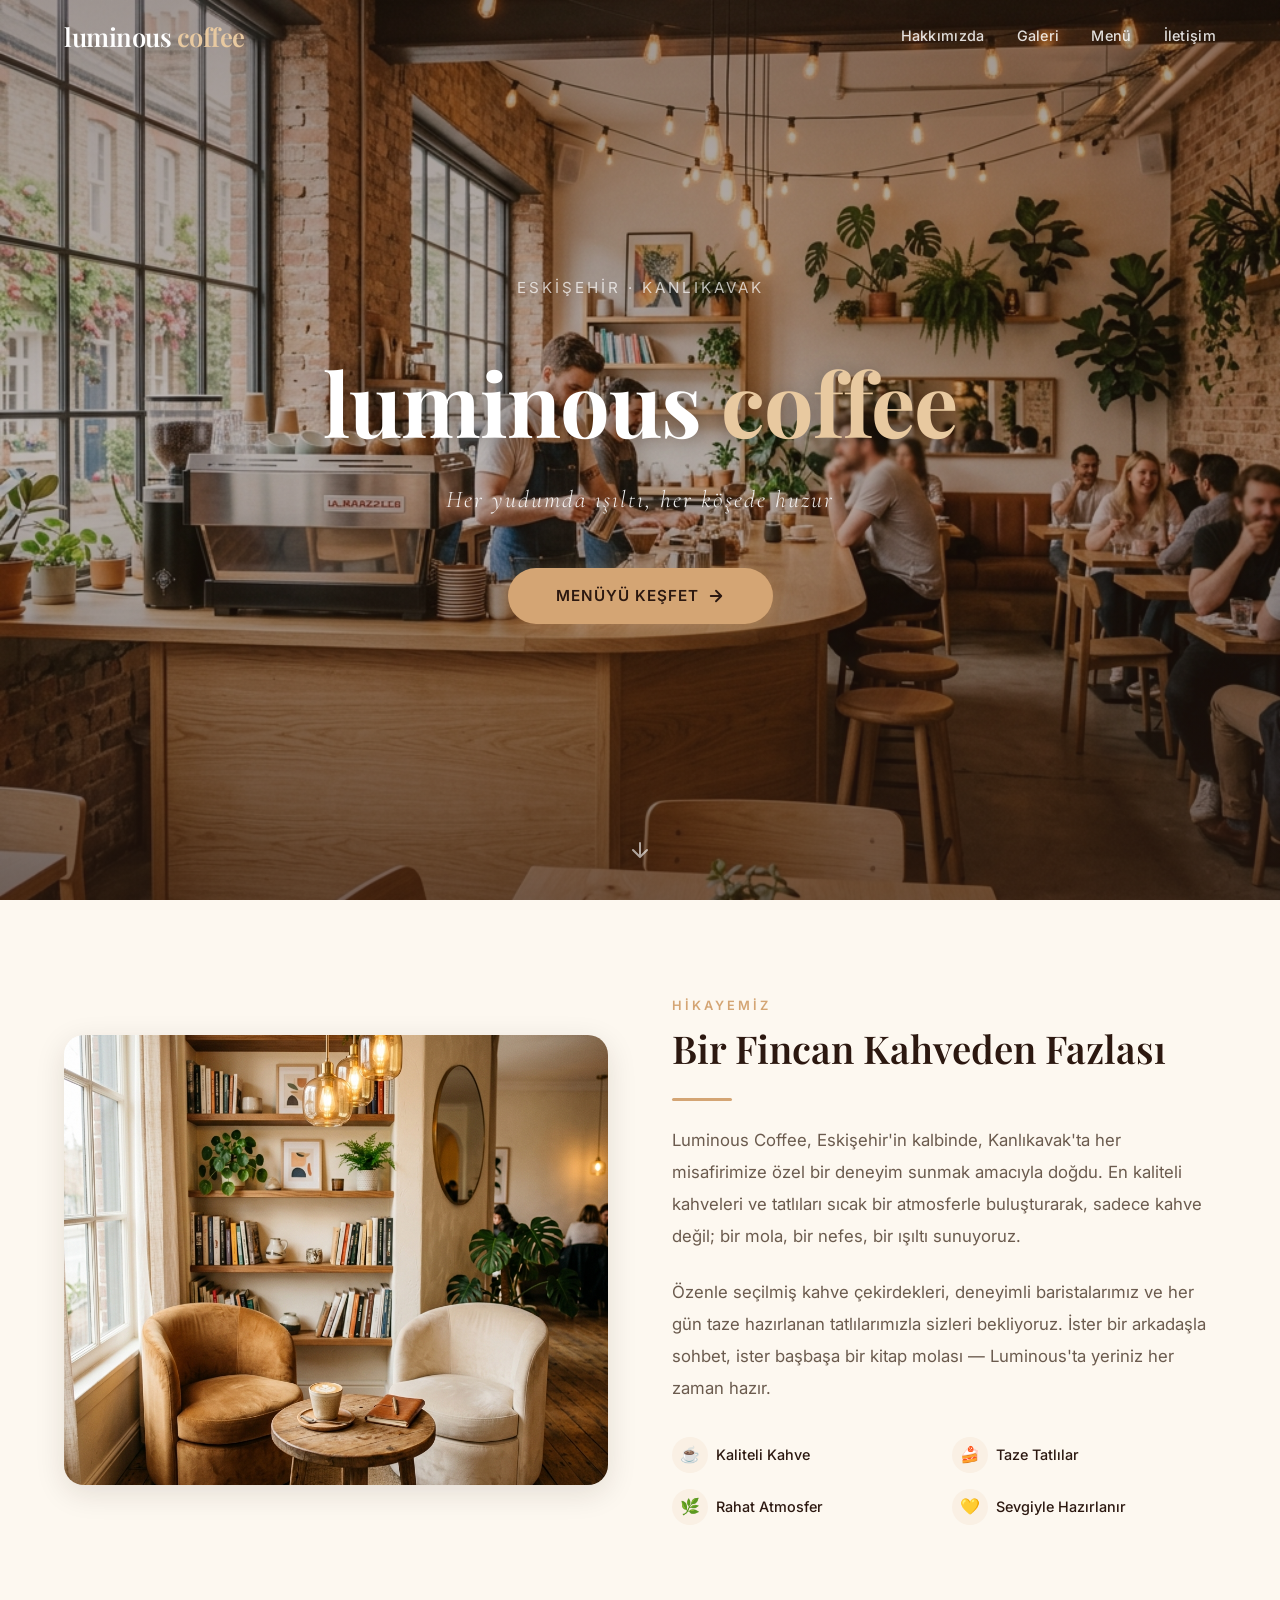
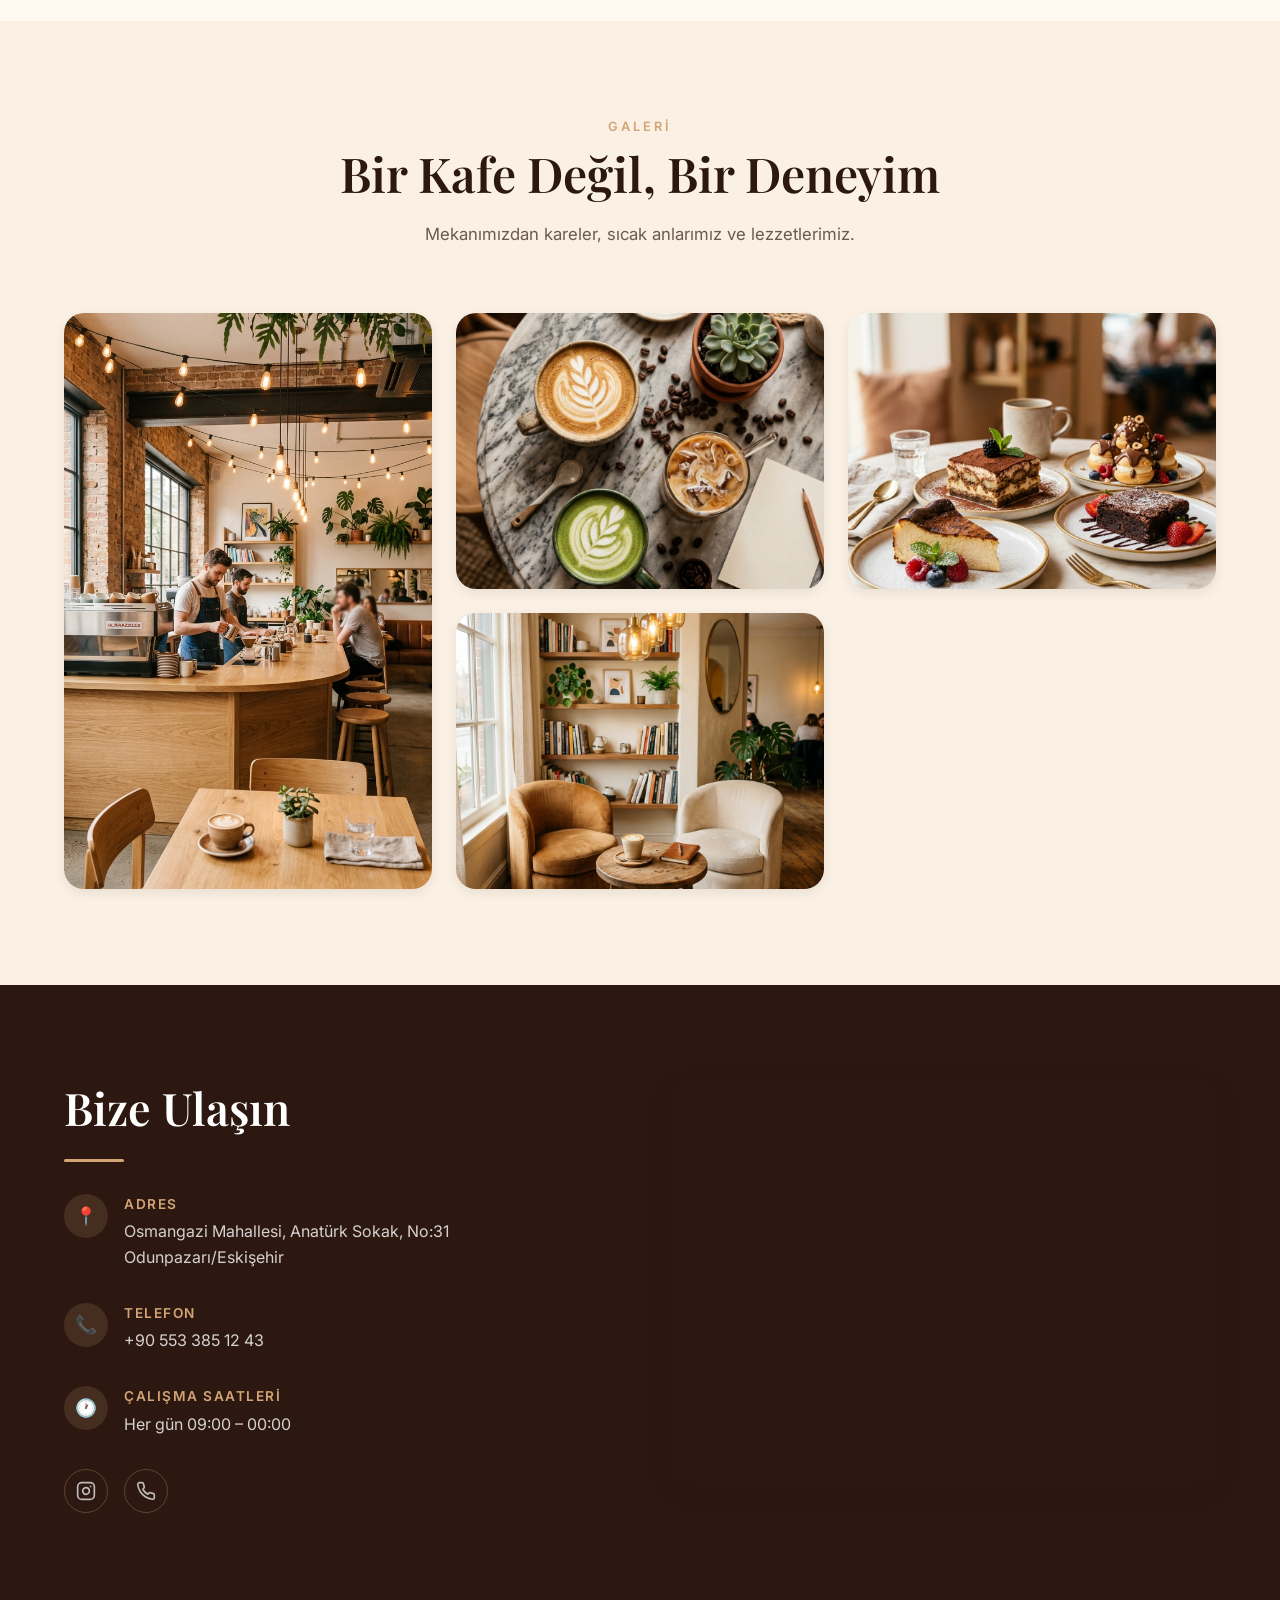
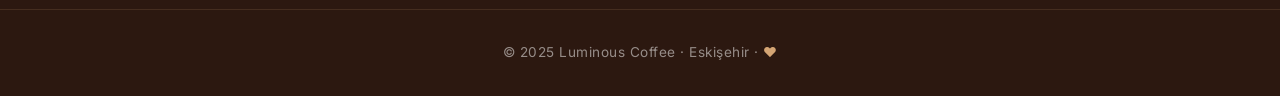
<file: index.html>
<!DOCTYPE html>
<html lang="tr">
<head>
    <meta charset="UTF-8">
    <meta name="viewport" content="width=device-width, initial-scale=1.0">
    <title>Luminous Coffee | Eskişehir Kanlıkavak</title>
    <meta name="description" content="Eskişehir Kanlıkavak'ın en huzurlu kahve deneyimi. El yapımı kahveler, tatlılar ve sıcak bir atmosfer. Luminous Coffee'ye hoş geldiniz.">
    <meta name="keywords" content="luminous coffee, eskişehir kafe, kanlıkavak kafe, butik kafe, specialty coffee">
    <meta name="author" content="Luminous Coffee">
    <meta property="og:title" content="Luminous Coffee">
    <meta property="og:description" content="Eskişehir Kanlıkavak'ta huzurlu kahve deneyimi.">
    <meta property="og:type" content="website">
    <link rel="icon" type="image/svg+xml" href="data:image/svg+xml,<svg xmlns='http://www.w3.org/2000/svg' viewBox='0 0 100 100'><text y='.9em' font-size='90'>☕</text></svg>">
    <link rel="stylesheet" href="css/style.css">
</head>
<body>

    <!-- Navbar -->
    <nav class="navbar" id="navbar">
        <div class="container">
            <a href="#" class="nav-logo">luminous<span> coffee</span></a>
            <div class="nav-links" id="nav-links">
                <a href="#about">Hakkımızda</a>
                <a href="#gallery">Galeri</a>
                <a href="menu.html">Menü</a>
                <a href="#contact">İletişim</a>
            </div>
            <button class="nav-toggle" id="nav-toggle" aria-label="Menüyü aç/kapat">
                <span></span>
                <span></span>
                <span></span>
            </button>
        </div>
    </nav>
    <div class="mobile-overlay" id="mobile-overlay"></div>

    <!-- Hero Section -->
    <section class="hero" id="hero">
        <div class="hero-bg">
            <img src="assets/images/hero.png" alt="Luminous Coffee iç mekan" loading="eager">
        </div>
        <div class="hero-content">
            <div class="hero-tagline">Eskişehir · Kanlıkavak</div>
            <h1 class="hero-logo">luminous<span class="accent"> coffee</span></h1>
            <p class="hero-subtitle">Her yudumda ışıltı, her köşede huzur</p>
            <a href="menu.html" class="hero-cta">
                Menüyü Keşfet
                <svg viewBox="0 0 24 24" fill="none" stroke="currentColor" stroke-width="2.5" stroke-linecap="round" stroke-linejoin="round"><path d="M5 12h14M12 5l7 7-7 7"/></svg>
            </a>
        </div>
        <div class="hero-scroll">
            <svg viewBox="0 0 24 24" fill="none" stroke="currentColor" stroke-width="2" stroke-linecap="round" stroke-linejoin="round"><path d="M12 5v14M5 12l7 7 7-7"/></svg>
        </div>
    </section>

    <!-- About Section -->
    <section class="section" id="about">
        <div class="container">
            <div class="about-grid">
                <div class="about-image reveal">
                    <img src="assets/images/interior.png" alt="Luminous Coffee rahat köşe">
                </div>
                <div class="about-text reveal">
                    <span class="section-label">Hikayemiz</span>
                    <h2>Bir Fincan Kahveden Fazlası</h2>
                    <div class="accent-line"></div>
                    <p>
                        Luminous Coffee, Eskişehir'in kalbinde, Kanlıkavak'ta
                        her misafirimize özel bir deneyim sunmak amacıyla doğdu. 
                        En kaliteli kahveleri ve tatlıları sıcak bir atmosferle buluşturarak, 
                        sadece kahve değil; bir mola, bir nefes, bir ışıltı sunuyoruz.
                    </p>
                    <p>
                        Özenle seçilmiş kahve çekirdekleri, deneyimli baristalarımız 
                        ve her gün taze hazırlanan tatlılarımızla sizleri bekliyoruz. 
                        İster bir arkadaşla sohbet, ister başbaşa bir kitap molası 
                        — Luminous'ta yeriniz her zaman hazır.
                    </p>
                    <div class="about-features">
                        <div class="about-feature">
                            <span class="icon">☕</span>
                            <span>Kaliteli Kahve</span>
                        </div>
                        <div class="about-feature">
                            <span class="icon">🍰</span>
                            <span>Taze Tatlılar</span>
                        </div>
                        <div class="about-feature">
                            <span class="icon">🌿</span>
                            <span>Rahat Atmosfer</span>
                        </div>
                        <div class="about-feature">
                            <span class="icon">💛</span>
                            <span>Sevgiyle Hazırlanır</span>
                        </div>
                    </div>
                </div>
            </div>
        </div>
    </section>

    <!-- Gallery Section -->
    <section class="section" id="gallery" style="background: var(--clr-bg-warm);">
        <div class="container">
            <div class="section-header reveal">
                <span class="section-label">Galeri</span>
                <h2 class="section-title">Bir Kafe Değil, Bir Deneyim</h2>
                <p class="section-desc">Mekanımızdan kareler, sıcak anlarımız ve lezzetlerimiz.</p>
            </div>
            <div class="gallery-grid">
                <div class="gallery-item reveal">
                    <img src="assets/images/hero.png" alt="Luminous Coffee bar">
                    <span class="caption">Kahve Barımız</span>
                </div>
                <div class="gallery-item reveal">
                    <img src="assets/images/drinks.png" alt="Specialty kahveler">
                    <span class="caption">Specialty Kahveler</span>
                </div>
                <div class="gallery-item reveal">
                    <img src="assets/images/desserts.png" alt="El yapımı tatlılar">
                    <span class="caption">El Yapımı Tatlılar</span>
                </div>
                <div class="gallery-item reveal">
                    <img src="assets/images/interior.png" alt="Rahat köşeler">
                    <span class="caption">Rahat Köşeler</span>
                </div>
            </div>
        </div>
    </section>

    <!-- Contact / Location Section -->
    <section class="section contact-section" id="contact">
        <div class="container">
            <div class="contact-grid">
                <div class="contact-info reveal">
                    <h2>Bize Ulaşın</h2>
                    <div class="accent-line"></div>

                    <div class="contact-item">
                        <span class="icon">📍</span>
                        <div>
                            <h3>Adres</h3>
                            <p>Osmangazi Mahallesi, Anatürk Sokak, No:31 Odunpazarı/Eskişehir</p>
                        </div>
                    </div>

                    <div class="contact-item">
                        <span class="icon">📞</span>
                        <div>
                            <h3>Telefon</h3>
                            <p><a href="tel:+905533851243">+90 553 385 12 43</a></p>
                        </div>
                    </div>

                    <div class="contact-item">
                        <span class="icon">🕐</span>
                        <div>
                            <h3>Çalışma Saatleri</h3>
                            <p>Her gün 09:00 – 00:00</p>
                        </div>
                    </div>

                    <div class="social-links">
                        <a href="https://www.instagram.com/luminouscoffee_/" target="_blank" rel="noopener" class="social-link" aria-label="Instagram">
                            <svg width="20" height="20" viewBox="0 0 24 24" fill="none" stroke="currentColor" stroke-width="2" stroke-linecap="round" stroke-linejoin="round">
                                <rect x="2" y="2" width="20" height="20" rx="5" ry="5"/>
                                <path d="M16 11.37A4 4 0 1 1 12.63 8 4 4 0 0 1 16 11.37z"/>
                                <line x1="17.5" y1="6.5" x2="17.51" y2="6.5"/>
                            </svg>
                        </a>
                        <a href="tel:+905533851243" class="social-link" aria-label="Telefon">
                            <svg width="20" height="20" viewBox="0 0 24 24" fill="none" stroke="currentColor" stroke-width="2" stroke-linecap="round" stroke-linejoin="round">
                                <path d="M22 16.92v3a2 2 0 0 1-2.18 2 19.79 19.79 0 0 1-8.63-3.07 19.5 19.5 0 0 1-6-6 19.79 19.79 0 0 1-3.07-8.67A2 2 0 0 1 4.11 2h3a2 2 0 0 1 2 1.72 12.84 12.84 0 0 0 .7 2.81 2 2 0 0 1-.45 2.11L8.09 9.91a16 16 0 0 0 6 6l1.27-1.27a2 2 0 0 1 2.11-.45 12.84 12.84 0 0 0 2.81.7A2 2 0 0 1 22 16.92z"/>
                            </svg>
                        </a>
                    </div>
                </div>

                <div class="contact-map reveal">
                    <iframe src="https://www.google.com/maps/embed?pb=!1m18!1m12!1m3!1d308.52896266018047!2d30.493350387316138!3d39.768338950020045!2m3!1f0!2f0!3f0!3m2!1i1024!2i768!4f13.1!3m3!1m2!1s0x14cc17a7c0cffe3f%3A0x77307a301a20e6d5!2sLuminous%20Coffee!5e0!3m2!1str!2str!4v1778625164783!5m2!1str!2str" width="600" height="450" style="border:0;" allowfullscreen="" loading="lazy" referrerpolicy="no-referrer-when-downgrade"></iframe>
                </div>
            </div>
        </div>
    </section>

    <!-- Footer -->
    <footer class="footer">
        <div class="container">
            <p>© 2025 Luminous Coffee · Eskişehir ·  <span class="heart">♥</span></p>
        </div>
    </footer>

    <script src="js/app.js"></script>
</body>
</html>
</file>
<file: css/style.css>
/* ===================================================================
   Luminous Coffee — Global Design System
   ================================================================= */

/* ── Google Fonts ── */
@import url('https://fonts.googleapis.com/css2?family=Cormorant+Garamond:ital,wght@0,300;0,400;0,500;0,600;0,700;1,300;1,400;1,500&family=Inter:wght@300;400;500;600;700&family=Playfair+Display:ital,wght@0,400;0,500;0,600;0,700;1,400;1,500&display=swap');

/* ── CSS Custom Properties (Design Tokens) ── */
:root {
    /* Colors */
    --clr-primary: #2C1810;
    --clr-primary-light: #4A2C20;
    --clr-secondary: #D4A574;
    --clr-secondary-light: #E8C9A0;
    --clr-accent: #8B6914;
    --clr-accent-gold: #C9A84C;
    --clr-bg: #FDF8F0;
    --clr-bg-warm: #FAF0E4;
    --clr-surface: #FFFFFF;
    --clr-surface-hover: #FBF6EE;
    --clr-text: #1A1A1A;
    --clr-text-secondary: #6B5B4E;
    --clr-text-muted: #9B8B7E;
    --clr-border: #E8DDD0;
    --clr-border-light: #F0E8DC;
    --clr-success: #2D6A4F;
    --clr-error: #C1292E;
    --clr-overlay: rgba(44, 24, 16, 0.6);

    /* Typography */
    --font-display: 'Playfair Display', serif;
    --font-elegant: 'Cormorant Garamond', serif;
    --font-body: 'Inter', -apple-system, BlinkMacSystemFont, sans-serif;

    /* Spacing */
    --space-xs: 0.25rem;
    --space-sm: 0.5rem;
    --space-md: 1rem;
    --space-lg: 1.5rem;
    --space-xl: 2rem;
    --space-2xl: 3rem;
    --space-3xl: 4rem;
    --space-4xl: 6rem;

    /* Border Radius */
    --radius-sm: 6px;
    --radius-md: 12px;
    --radius-lg: 20px;
    --radius-xl: 28px;
    --radius-full: 50%;

    /* Shadows */
    --shadow-sm: 0 1px 3px rgba(44, 24, 16, 0.06);
    --shadow-md: 0 4px 12px rgba(44, 24, 16, 0.08);
    --shadow-lg: 0 8px 30px rgba(44, 24, 16, 0.12);
    --shadow-xl: 0 20px 60px rgba(44, 24, 16, 0.15);
    --shadow-glow: 0 0 40px rgba(212, 165, 116, 0.15);

    /* Transitions */
    --transition-fast: 0.15s ease;
    --transition-base: 0.3s ease;
    --transition-slow: 0.5s ease;
    --transition-spring: 0.4s cubic-bezier(0.34, 1.56, 0.64, 1);

    /* Layout */
    --max-width: 1200px;
    --nav-height: 72px;
}

/* ── Reset & Base ── */
*,
*::before,
*::after {
    margin: 0;
    padding: 0;
    box-sizing: border-box;
}

html {
    scroll-behavior: smooth;
    -webkit-text-size-adjust: 100%;
    font-size: 16px;
}

body {
    font-family: var(--font-body);
    color: var(--clr-text);
    background-color: var(--clr-bg);
    line-height: 1.6;
    -webkit-font-smoothing: antialiased;
    -moz-osx-font-smoothing: grayscale;
    overflow-x: hidden;
}

img {
    max-width: 100%;
    height: auto;
    display: block;
}

a {
    text-decoration: none;
    color: inherit;
    transition: color var(--transition-fast);
}

button {
    font-family: var(--font-body);
    cursor: pointer;
    border: none;
    background: none;
    font-size: inherit;
}

ul, ol {
    list-style: none;
}

input, textarea, select {
    font-family: var(--font-body);
    font-size: 1rem;
}

/* ── Utility Classes ── */
.container {
    width: 100%;
    max-width: var(--max-width);
    margin: 0 auto;
    padding: 0 var(--space-lg);
}

.sr-only {
    position: absolute;
    width: 1px;
    height: 1px;
    padding: 0;
    margin: -1px;
    overflow: hidden;
    clip: rect(0, 0, 0, 0);
    border: 0;
}

/* ── Navbar ── */
.navbar {
    position: fixed;
    top: 0;
    left: 0;
    right: 0;
    height: var(--nav-height);
    z-index: 1000;
    transition: all var(--transition-base);
    background: transparent;
}

.navbar.scrolled {
    background: rgba(253, 248, 240, 0.85);
    backdrop-filter: blur(20px);
    -webkit-backdrop-filter: blur(20px);
    border-bottom: 1px solid var(--clr-border-light);
    box-shadow: var(--shadow-sm);
}

.navbar .container {
    display: flex;
    align-items: center;
    justify-content: space-between;
    height: 100%;
}

.nav-logo {
    font-family: var(--font-display);
    font-size: 1.6rem;
    font-weight: 600;
    color: var(--clr-primary);
    letter-spacing: -0.5px;
    transition: opacity var(--transition-fast);
}

.nav-logo span {
    color: var(--clr-secondary);
}

.navbar:not(.scrolled) .nav-logo {
    color: #fff;
}

.navbar:not(.scrolled) .nav-logo span {
    color: var(--clr-secondary-light);
}

.nav-links {
    display: flex;
    align-items: center;
    gap: var(--space-xl);
}

.nav-links a {
    font-size: 0.9rem;
    font-weight: 500;
    letter-spacing: 0.3px;
    color: var(--clr-text-secondary);
    position: relative;
    padding: var(--space-xs) 0;
}

.navbar:not(.scrolled) .nav-links a {
    color: rgba(255, 255, 255, 0.85);
}

.nav-links a::after {
    content: '';
    position: absolute;
    bottom: -2px;
    left: 0;
    width: 0;
    height: 2px;
    background: var(--clr-secondary);
    transition: width var(--transition-base);
    border-radius: 1px;
}

.nav-links a:hover::after,
.nav-links a.active::after {
    width: 100%;
}

.nav-links a:hover {
    color: var(--clr-primary);
}

.navbar:not(.scrolled) .nav-links a:hover {
    color: #fff;
}

/* Mobile Menu Toggle */
.nav-toggle {
    display: none;
    flex-direction: column;
    gap: 5px;
    width: 28px;
    cursor: pointer;
    z-index: 1001;
}

.nav-toggle span {
    display: block;
    height: 2px;
    background: var(--clr-primary);
    border-radius: 2px;
    transition: all var(--transition-base);
}

.navbar:not(.scrolled) .nav-toggle span {
    background: #fff;
}

.nav-toggle.active span:nth-child(1) {
    transform: rotate(45deg) translate(5px, 5px);
}

.nav-toggle.active span:nth-child(2) {
    opacity: 0;
}

.nav-toggle.active span:nth-child(3) {
    transform: rotate(-45deg) translate(5px, -5px);
}

/* ── Hero Section ── */
.hero {
    position: relative;
    height: 100vh;
    min-height: 600px;
    display: flex;
    align-items: center;
    justify-content: center;
    overflow: hidden;
}

.hero-bg {
    position: absolute;
    inset: 0;
    z-index: -1;
}

.hero-bg img {
    width: 100%;
    height: 100%;
    object-fit: cover;
}

.hero-bg::after {
    content: '';
    position: absolute;
    inset: 0;
    background: linear-gradient(
        to bottom,
        rgba(44, 24, 16, 0.45) 0%,
        rgba(44, 24, 16, 0.3) 50%,
        rgba(44, 24, 16, 0.65) 100%
    );
}

.hero-content {
    text-align: center;
    color: #fff;
    z-index: 1;
    padding: 0 var(--space-lg);
    animation: fadeInUp 1s ease 0.3s both;
}

.hero-logo {
    font-family: var(--font-display);
    font-size: clamp(3rem, 8vw, 5.5rem);
    font-weight: 700;
    letter-spacing: -1px;
    margin-bottom: var(--space-sm);
    text-shadow: 0 2px 20px rgba(0, 0, 0, 0.3);
}

.hero-logo .accent {
    color: var(--clr-secondary-light);
}

.hero-subtitle {
    font-family: var(--font-elegant);
    font-size: clamp(1.1rem, 2.5vw, 1.5rem);
    font-weight: 300;
    font-style: italic;
    letter-spacing: 2px;
    opacity: 0.9;
    margin-bottom: var(--space-2xl);
}

.hero-tagline {
    font-size: 0.95rem;
    font-weight: 400;
    letter-spacing: 3px;
    text-transform: uppercase;
    opacity: 0.7;
    margin-bottom: var(--space-xl);
}

.hero-cta {
    display: inline-flex;
    align-items: center;
    gap: var(--space-sm);
    padding: var(--space-md) var(--space-2xl);
    background: var(--clr-secondary);
    color: var(--clr-primary);
    font-weight: 600;
    font-size: 0.95rem;
    letter-spacing: 1px;
    text-transform: uppercase;
    border-radius: var(--radius-xl);
    transition: all var(--transition-base);
    box-shadow: 0 4px 20px rgba(212, 165, 116, 0.4);
}

.hero-cta:hover {
    background: #fff;
    transform: translateY(-2px);
    box-shadow: 0 8px 30px rgba(212, 165, 116, 0.5);
}

.hero-cta svg {
    width: 18px;
    height: 18px;
    transition: transform var(--transition-base);
}

.hero-cta:hover svg {
    transform: translateX(4px);
}

.hero-scroll {
    position: absolute;
    bottom: 30px;
    left: 50%;
    transform: translateX(-50%);
    animation: bounce 2s infinite;
    opacity: 0.6;
    color: #fff;
}

.hero-scroll svg {
    width: 24px;
    height: 24px;
}

/* ── Section Styles ── */
.section {
    padding: var(--space-4xl) 0;
}

.section-header {
    text-align: center;
    margin-bottom: var(--space-3xl);
}

.section-label {
    font-family: var(--font-body);
    font-size: 0.8rem;
    font-weight: 600;
    letter-spacing: 3px;
    text-transform: uppercase;
    color: var(--clr-secondary);
    margin-bottom: var(--space-sm);
    display: block;
}

.section-title {
    font-family: var(--font-display);
    font-size: clamp(2rem, 4vw, 3rem);
    font-weight: 600;
    color: var(--clr-primary);
    line-height: 1.2;
    margin-bottom: var(--space-md);
}

.section-desc {
    font-size: 1.05rem;
    color: var(--clr-text-secondary);
    max-width: 600px;
    margin: 0 auto;
    line-height: 1.8;
}

/* ── About Section ── */
.about-grid {
    display: grid;
    grid-template-columns: 1fr 1fr;
    gap: var(--space-3xl);
    align-items: center;
}

.about-image {
    position: relative;
    border-radius: var(--radius-lg);
    overflow: hidden;
    box-shadow: var(--shadow-lg);
}

.about-image img {
    width: 100%;
    height: 450px;
    object-fit: cover;
    transition: transform var(--transition-slow);
}

.about-image:hover img {
    transform: scale(1.03);
}

.about-image::before {
    content: '';
    position: absolute;
    top: -20px;
    left: -20px;
    width: 100px;
    height: 100px;
    border: 3px solid var(--clr-secondary);
    border-radius: var(--radius-md);
    z-index: -1;
    opacity: 0.4;
}

.about-text h2 {
    font-family: var(--font-display);
    font-size: clamp(1.8rem, 3vw, 2.5rem);
    font-weight: 600;
    color: var(--clr-primary);
    margin-bottom: var(--space-lg);
    line-height: 1.3;
}

.about-text .accent-line {
    width: 60px;
    height: 3px;
    background: var(--clr-secondary);
    border-radius: 2px;
    margin-bottom: var(--space-lg);
}

.about-text p {
    font-size: 1.05rem;
    color: var(--clr-text-secondary);
    line-height: 1.9;
    margin-bottom: var(--space-lg);
}

.about-features {
    display: grid;
    grid-template-columns: 1fr 1fr;
    gap: var(--space-md);
    margin-top: var(--space-xl);
}

.about-feature {
    display: flex;
    align-items: center;
    gap: var(--space-sm);
    font-size: 0.9rem;
    font-weight: 500;
    color: var(--clr-primary);
}

.about-feature .icon {
    width: 36px;
    height: 36px;
    border-radius: var(--radius-full);
    background: var(--clr-bg-warm);
    display: flex;
    align-items: center;
    justify-content: center;
    font-size: 1rem;
    flex-shrink: 0;
}

/* ── Gallery Section ── */
.gallery-grid {
    display: grid;
    grid-template-columns: repeat(3, 1fr);
    gap: var(--space-lg);
}

.gallery-item {
    position: relative;
    border-radius: var(--radius-lg);
    overflow: hidden;
    box-shadow: var(--shadow-md);
    cursor: pointer;
    aspect-ratio: 4/3;
}

.gallery-item:first-child {
    grid-row: span 2;
    aspect-ratio: auto;
}

.gallery-item img {
    width: 100%;
    height: 100%;
    object-fit: cover;
    transition: transform var(--transition-slow);
}

.gallery-item:hover img {
    transform: scale(1.08);
}

.gallery-item::after {
    content: '';
    position: absolute;
    inset: 0;
    background: linear-gradient(to top, rgba(44, 24, 16, 0.4) 0%, transparent 50%);
    opacity: 0;
    transition: opacity var(--transition-base);
}

.gallery-item:hover::after {
    opacity: 1;
}

.gallery-item .caption {
    position: absolute;
    bottom: 0;
    left: 0;
    right: 0;
    padding: var(--space-lg);
    color: #fff;
    font-family: var(--font-elegant);
    font-size: 1.2rem;
    font-weight: 500;
    transform: translateY(10px);
    opacity: 0;
    transition: all var(--transition-base);
    z-index: 1;
}

.gallery-item:hover .caption {
    transform: translateY(0);
    opacity: 1;
}

/* ── Contact / Location Section ── */
.contact-section {
    background: var(--clr-primary);
    color: #fff;
}

.contact-grid {
    display: grid;
    grid-template-columns: 1fr 1fr;
    gap: var(--space-3xl);
    align-items: start;
}

.contact-info h2 {
    font-family: var(--font-display);
    font-size: clamp(2rem, 3.5vw, 2.8rem);
    font-weight: 600;
    margin-bottom: var(--space-lg);
    line-height: 1.2;
}

.contact-info .accent-line {
    width: 60px;
    height: 3px;
    background: var(--clr-secondary);
    border-radius: 2px;
    margin-bottom: var(--space-xl);
}

.contact-item {
    display: flex;
    align-items: flex-start;
    gap: var(--space-md);
    margin-bottom: var(--space-xl);
}

.contact-item .icon {
    width: 44px;
    height: 44px;
    border-radius: var(--radius-full);
    background: rgba(212, 165, 116, 0.15);
    display: flex;
    align-items: center;
    justify-content: center;
    flex-shrink: 0;
    font-size: 1.1rem;
}

.contact-item h3 {
    font-size: 0.85rem;
    font-weight: 600;
    letter-spacing: 1.5px;
    text-transform: uppercase;
    color: var(--clr-secondary);
    margin-bottom: var(--space-xs);
}

.contact-item p {
    font-size: 1rem;
    color: rgba(255, 255, 255, 0.8);
    line-height: 1.6;
}

.contact-item a {
    color: rgba(255, 255, 255, 0.8);
    transition: color var(--transition-fast);
}

.contact-item a:hover {
    color: var(--clr-secondary);
}

.social-links {
    display: flex;
    gap: var(--space-md);
    margin-top: var(--space-xl);
}

.social-link {
    width: 44px;
    height: 44px;
    border-radius: var(--radius-full);
    border: 1.5px solid rgba(212, 165, 116, 0.3);
    display: flex;
    align-items: center;
    justify-content: center;
    transition: all var(--transition-base);
    color: rgba(255, 255, 255, 0.7);
}

.social-link:hover {
    background: var(--clr-secondary);
    border-color: var(--clr-secondary);
    color: var(--clr-primary);
    transform: translateY(-3px);
}

.contact-map {
    border-radius: var(--radius-lg);
    overflow: hidden;
    box-shadow: var(--shadow-lg);
    height: 400px;
}

.contact-map iframe {
    width: 100%;
    height: 100%;
    border: none;
    filter: grayscale(20%) contrast(1.05);
}

/* ── Footer ── */
.footer {
    background: var(--clr-primary);
    border-top: 1px solid rgba(212, 165, 116, 0.15);
    padding: var(--space-xl) 0;
    text-align: center;
}

.footer p {
    font-size: 0.85rem;
    color: rgba(255, 255, 255, 0.5);
    letter-spacing: 0.5px;
}

.footer .heart {
    color: var(--clr-secondary);
}

/* ── Animations ── */
@keyframes fadeInUp {
    from {
        opacity: 0;
        transform: translateY(30px);
    }
    to {
        opacity: 1;
        transform: translateY(0);
    }
}

@keyframes fadeIn {
    from { opacity: 0; }
    to { opacity: 1; }
}

@keyframes bounce {
    0%, 20%, 50%, 80%, 100% {
        transform: translateX(-50%) translateY(0);
    }
    40% {
        transform: translateX(-50%) translateY(-12px);
    }
    60% {
        transform: translateX(-50%) translateY(-6px);
    }
}

@keyframes slideInLeft {
    from {
        opacity: 0;
        transform: translateX(-40px);
    }
    to {
        opacity: 1;
        transform: translateX(0);
    }
}

@keyframes slideInRight {
    from {
        opacity: 0;
        transform: translateX(40px);
    }
    to {
        opacity: 1;
        transform: translateX(0);
    }
}

/* Scroll reveal */
.reveal {
    opacity: 0;
    transform: translateY(30px);
    transition: all 0.7s ease;
}

.reveal.visible {
    opacity: 1;
    transform: translateY(0);
}

/* ── Responsive ── */
@media (max-width: 968px) {
    .about-grid {
        grid-template-columns: 1fr;
        gap: var(--space-2xl);
    }

    .about-image {
        order: -1;
    }

    .about-image img {
        height: 350px;
    }

    .gallery-grid {
        grid-template-columns: 1fr 1fr;
    }

    .gallery-item:first-child {
        grid-row: span 1;
    }

    .contact-grid {
        grid-template-columns: 1fr;
        gap: var(--space-2xl);
    }
}

@media (max-width: 768px) {
    :root {
        --nav-height: 64px;
    }

    .nav-toggle {
        display: flex;
    }

    .nav-links {
        position: fixed;
        top: 0;
        right: -100%;
        width: 280px;
        height: 100vh;
        background: var(--clr-surface);
        flex-direction: column;
        justify-content: center;
        gap: var(--space-2xl);
        transition: right var(--transition-base);
        box-shadow: -10px 0 40px rgba(0, 0, 0, 0.1);
        z-index: 999;
    }

    .nav-links.open {
        right: 0;
    }

    .nav-links a {
        font-size: 1.1rem;
        color: var(--clr-text) !important;
    }

    .mobile-overlay {
        position: fixed;
        inset: 0;
        background: var(--clr-overlay);
        z-index: 998;
        opacity: 0;
        pointer-events: none;
        transition: opacity var(--transition-base);
    }

    .mobile-overlay.active {
        opacity: 1;
        pointer-events: auto;
    }

    .gallery-grid {
        grid-template-columns: 1fr;
    }

    .section {
        padding: var(--space-3xl) 0;
    }

    .about-features {
        grid-template-columns: 1fr;
    }

    .about-image::before {
        display: none;
    }
}

@media (max-width: 480px) {
    .container {
        padding: 0 var(--space-md);
    }

    .hero-cta {
        padding: var(--space-md) var(--space-xl);
        font-size: 0.85rem;
    }
}
</file>
